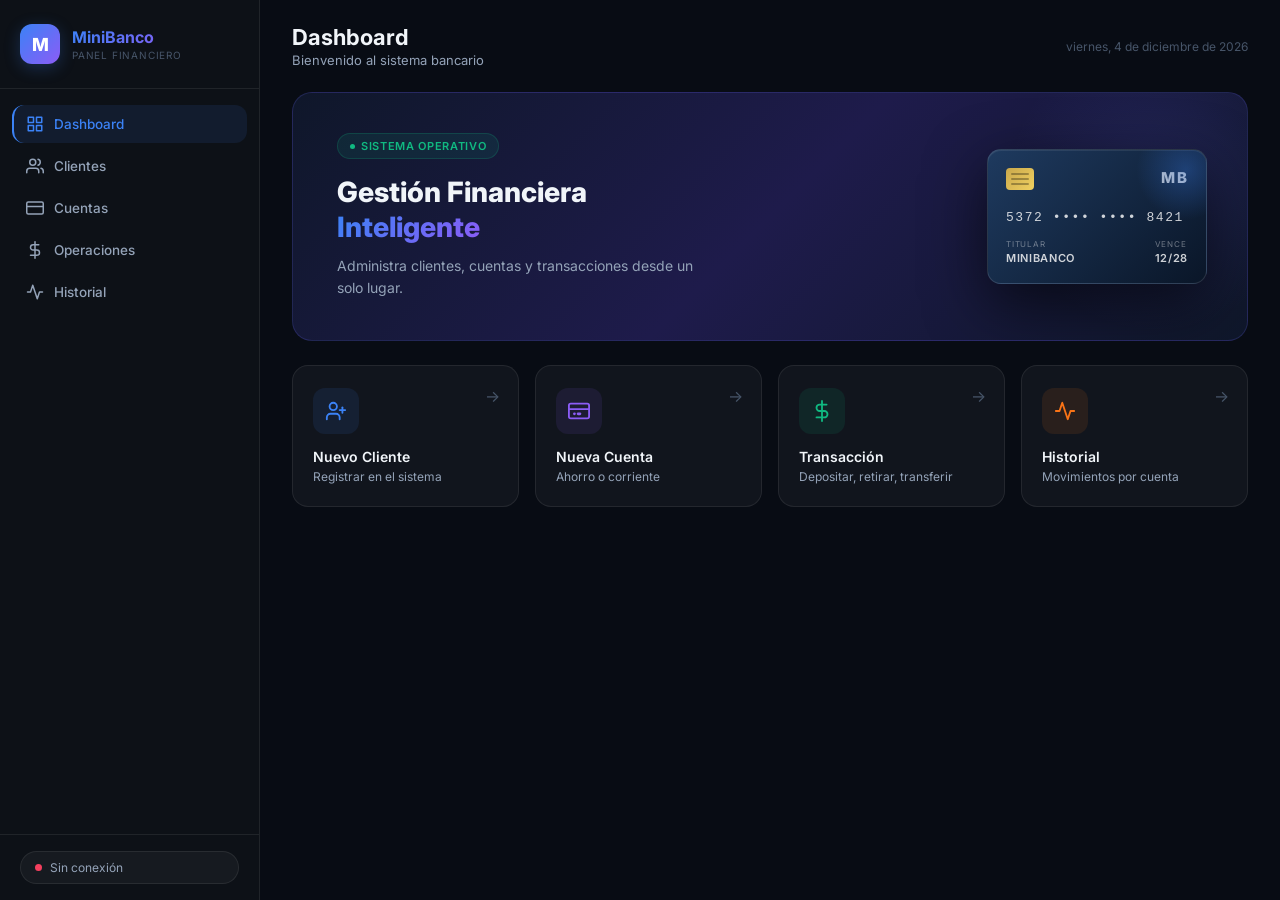
<file: frontend/index.html>
<!DOCTYPE html>
<html lang="es">
<head>
  <meta charset="UTF-8" />
  <meta name="viewport" content="width=device-width, initial-scale=1.0" />
  <title>MiniBanco — Panel Financiero</title>
  <link rel="preconnect" href="https://fonts.googleapis.com" />
  <link href="https://fonts.googleapis.com/css2?family=Inter:wght@400;500;600;700;800&display=swap" rel="stylesheet" />
  <link rel="stylesheet" href="styles.css" />
</head>
<body>

<div class="app-layout">

  <!-- ═══════════ SIDEBAR ═══════════ -->
  <aside class="sidebar">
    <div class="sidebar-brand">
      <div class="brand-icon-wrap"><span class="brand-icon">M</span></div>
      <div>
        <div class="brand-name">MiniBanco</div>
        <div class="brand-tagline">Panel Financiero</div>
      </div>
    </div>

    <nav class="sidebar-nav">
      <a class="nav-item active" data-section="dashboard" onclick="showSection('dashboard')">
        <svg width="18" height="18" viewBox="0 0 24 24" fill="none" stroke="currentColor" stroke-width="2" stroke-linecap="round" stroke-linejoin="round"><rect x="3" y="3" width="7" height="7"/><rect x="14" y="3" width="7" height="7"/><rect x="14" y="14" width="7" height="7"/><rect x="3" y="14" width="7" height="7"/></svg>
        <span>Dashboard</span>
      </a>
      <a class="nav-item" data-section="clientes" onclick="showSection('clientes')">
        <svg width="18" height="18" viewBox="0 0 24 24" fill="none" stroke="currentColor" stroke-width="2" stroke-linecap="round" stroke-linejoin="round"><path d="M17 21v-2a4 4 0 0 0-4-4H5a4 4 0 0 0-4 4v2"/><circle cx="9" cy="7" r="4"/><path d="M23 21v-2a4 4 0 0 0-3-3.87"/><path d="M16 3.13a4 4 0 0 1 0 7.75"/></svg>
        <span>Clientes</span>
      </a>
      <a class="nav-item" data-section="cuentas" onclick="showSection('cuentas')">
        <svg width="18" height="18" viewBox="0 0 24 24" fill="none" stroke="currentColor" stroke-width="2" stroke-linecap="round" stroke-linejoin="round"><rect x="1" y="4" width="22" height="16" rx="2"/><line x1="1" y1="10" x2="23" y2="10"/></svg>
        <span>Cuentas</span>
      </a>
      <a class="nav-item" data-section="operaciones" onclick="showSection('operaciones')">
        <svg width="18" height="18" viewBox="0 0 24 24" fill="none" stroke="currentColor" stroke-width="2" stroke-linecap="round" stroke-linejoin="round"><line x1="12" y1="1" x2="12" y2="23"/><path d="M17 5H9.5a3.5 3.5 0 0 0 0 7h5a3.5 3.5 0 0 1 0 7H6"/></svg>
        <span>Operaciones</span>
      </a>
      <a class="nav-item" data-section="historial" onclick="showSection('historial')">
        <svg width="18" height="18" viewBox="0 0 24 24" fill="none" stroke="currentColor" stroke-width="2" stroke-linecap="round" stroke-linejoin="round"><polyline points="22 12 18 12 15 21 9 3 6 12 2 12"/></svg>
        <span>Historial</span>
      </a>
    </nav>

    <div class="sidebar-footer">
      <div class="api-status-pill" id="api-status-pill">
        <span class="status-dot" id="status-dot"></span>
        <span id="status-text">Conectando...</span>
      </div>
    </div>
  </aside>

  <!-- ═══════════ MAIN ═══════════ -->
  <main class="main-content">
    <header class="topbar">
      <div>
        <h1 class="page-title" id="page-title">Dashboard</h1>
        <p class="page-sub" id="page-sub">Bienvenido al sistema bancario</p>
      </div>
      <div class="topbar-date" id="topbar-date"></div>
    </header>

    <div class="content-area">

      <!-- ── DASHBOARD ── -->
      <section id="section-dashboard" class="section active">
        <div class="hero-banner">
          <div class="hero-text">
            <div class="hero-badge">
              <span class="badge-dot"></span>Sistema operativo
            </div>
            <h2 class="hero-title">Gestión Financiera<br><span class="gradient-text">Inteligente</span></h2>
            <p class="hero-desc">Administra clientes, cuentas y transacciones desde un solo lugar.</p>
          </div>
          <div class="hero-card-wrap">
            <div class="hero-bank-card">
              <div class="card-top-row">
                <div class="card-chip">
                  <div class="chip-line"></div><div class="chip-line"></div><div class="chip-line"></div>
                </div>
                <div class="card-brand">MB</div>
              </div>
              <div class="card-number">5372 •••• •••• 8421</div>
              <div class="card-bottom-row">
                <div><div class="card-label">TITULAR</div><div class="card-value">MINIBANCO</div></div>
                <div><div class="card-label">VENCE</div><div class="card-value">12/28</div></div>
              </div>
            </div>
          </div>
        </div>

        <div class="quick-grid">
          <div class="quick-card" onclick="showSection('clientes')">
            <div class="quick-icon qc-blue">
              <svg width="22" height="22" viewBox="0 0 24 24" fill="none" stroke="currentColor" stroke-width="2" stroke-linecap="round" stroke-linejoin="round"><path d="M16 21v-2a4 4 0 0 0-4-4H6a4 4 0 0 0-4 4v2"/><circle cx="9" cy="7" r="4"/><line x1="19" y1="8" x2="19" y2="14"/><line x1="22" y1="11" x2="16" y2="11"/></svg>
            </div>
            <div class="quick-label">Nuevo Cliente</div>
            <div class="quick-desc">Registrar en el sistema</div>
            <div class="quick-arrow">→</div>
          </div>
          <div class="quick-card" onclick="showSection('cuentas')">
            <div class="quick-icon qc-purple">
              <svg width="22" height="22" viewBox="0 0 24 24" fill="none" stroke="currentColor" stroke-width="2" stroke-linecap="round" stroke-linejoin="round"><rect x="1" y="4" width="22" height="16" rx="2"/><line x1="1" y1="10" x2="23" y2="10"/><line x1="7" y1="15" x2="7" y2="15" stroke-width="3"/><line x1="11" y1="15" x2="13" y2="15" stroke-width="3"/></svg>
            </div>
            <div class="quick-label">Nueva Cuenta</div>
            <div class="quick-desc">Ahorro o corriente</div>
            <div class="quick-arrow">→</div>
          </div>
          <div class="quick-card" onclick="showSection('operaciones')">
            <div class="quick-icon qc-green">
              <svg width="22" height="22" viewBox="0 0 24 24" fill="none" stroke="currentColor" stroke-width="2" stroke-linecap="round" stroke-linejoin="round"><line x1="12" y1="1" x2="12" y2="23"/><path d="M17 5H9.5a3.5 3.5 0 0 0 0 7h5a3.5 3.5 0 0 1 0 7H6"/></svg>
            </div>
            <div class="quick-label">Transacción</div>
            <div class="quick-desc">Depositar, retirar, transferir</div>
            <div class="quick-arrow">→</div>
          </div>
          <div class="quick-card" onclick="showSection('historial')">
            <div class="quick-icon qc-orange">
              <svg width="22" height="22" viewBox="0 0 24 24" fill="none" stroke="currentColor" stroke-width="2" stroke-linecap="round" stroke-linejoin="round"><polyline points="22 12 18 12 15 21 9 3 6 12 2 12"/></svg>
            </div>
            <div class="quick-label">Historial</div>
            <div class="quick-desc">Movimientos por cuenta</div>
            <div class="quick-arrow">→</div>
          </div>
        </div>
      </section>

      <!-- ── CLIENTES ── -->
      <section id="section-clientes" class="section">
        <div class="two-col">

          <div class="card">
            <div class="card-header">
              <h3 class="card-title">Registrar Cliente</h3>
              <p class="card-subtitle">Completa los datos del nuevo cliente</p>
            </div>
            <form id="form-cliente" autocomplete="off">
              <div class="form-row">
                <div class="form-group">
                  <label class="form-label">Tipo de Identificación</label>
                  <select class="form-input" id="c-tipoId" required>
                    <option value="">Seleccionar...</option>
                    <option value="CC">Cédula de Ciudadanía</option>
                    <option value="CE">Cédula de Extranjería</option>
                    <option value="NIT">NIT</option>
                    <option value="PP">Pasaporte</option>
                  </select>
                </div>
                <div class="form-group">
                  <label class="form-label">Número de Identificación</label>
                  <input type="text" class="form-input" id="c-numId" placeholder="Ej: 1099887766" required />
                </div>
              </div>
              <div class="form-row">
                <div class="form-group">
                  <label class="form-label">Nombres</label>
                  <input type="text" class="form-input" id="c-nombres" placeholder="Nombre(s)" required minlength="2" />
                </div>
                <div class="form-group">
                  <label class="form-label">Apellidos</label>
                  <input type="text" class="form-input" id="c-apellidos" placeholder="Apellido(s)" required minlength="2" />
                </div>
              </div>
              <div class="form-group">
                <label class="form-label">Correo Electrónico</label>
                <input type="email" class="form-input" id="c-email" placeholder="correo@ejemplo.com" required />
              </div>
              <div class="form-group">
                <label class="form-label">Fecha de Nacimiento</label>
                <input type="date" class="form-input" id="c-fechaNac" required />
              </div>
              <button type="submit" class="btn btn-primary btn-full" id="btn-crear-cliente">
                <span>Registrar Cliente</span>
                <div class="btn-spinner hidden"></div>
              </button>
            </form>
          </div>

          <div class="card">
            <div class="card-header">
              <h3 class="card-title">Consultar Cliente</h3>
              <p class="card-subtitle">Busca por ID para ver y gestionar</p>
            </div>
            <div class="search-bar">
              <input type="number" class="form-input" id="c-buscar-id" placeholder="ID del cliente (ej: 1)" />
              <button class="btn btn-secondary" onclick="buscarCliente()">Buscar</button>
            </div>
            <div id="result-cliente" class="result-area"></div>
          </div>

        </div>
      </section>

      <!-- ── CUENTAS ── -->
      <section id="section-cuentas" class="section">
        <div class="two-col">

          <div class="card">
            <div class="card-header">
              <h3 class="card-title">Crear Cuenta</h3>
              <p class="card-subtitle">Asocia una cuenta a un cliente existente</p>
            </div>
            <form id="form-cuenta" autocomplete="off">
              <div class="form-group">
                <label class="form-label">ID del Cliente</label>
                <input type="number" class="form-input" id="cu-clienteId" placeholder="Ej: 1" required />
              </div>
              <div class="form-group">
                <label class="form-label">Tipo de Cuenta</label>
                <div class="toggle-group">
                  <label class="toggle-option">
                    <input type="radio" name="tipoCuenta" value="AHORRO" checked />
                    <span class="toggle-label">
                      <span class="toggle-icon">💰</span> Ahorros
                    </span>
                  </label>
                  <label class="toggle-option">
                    <input type="radio" name="tipoCuenta" value="CORRIENTE" />
                    <span class="toggle-label">
                      <span class="toggle-icon">🏦</span> Corriente
                    </span>
                  </label>
                </div>
              </div>
              <div class="form-group">
                <label class="checkbox-row">
                  <input type="checkbox" id="cu-gmf" />
                  <span class="checkbox-custom"></span>
                  <span class="checkbox-text">Exenta de GMF (4x1000)</span>
                </label>
              </div>
              <button type="submit" class="btn btn-primary btn-full" id="btn-crear-cuenta">
                <span>Crear Cuenta</span>
                <div class="btn-spinner hidden"></div>
              </button>
            </form>
          </div>

          <div class="card">
            <div class="card-header">
              <h3 class="card-title">Cuentas del Cliente</h3>
              <p class="card-subtitle">Consulta, activa, inactiva o cancela</p>
            </div>
            <div class="search-bar">
              <input type="number" class="form-input" id="cu-buscar-id" placeholder="ID del cliente" />
              <button class="btn btn-secondary" onclick="listarCuentas()">Ver Cuentas</button>
            </div>
            <div id="result-cuentas" class="result-area"></div>
          </div>

        </div>
      </section>

      <!-- ── OPERACIONES ── -->
      <section id="section-operaciones" class="section">
        <div class="ops-tabs">
          <button class="ops-tab active" id="tab-deposito" onclick="showOpTab('deposito')">
            <svg width="16" height="16" viewBox="0 0 24 24" fill="none" stroke="currentColor" stroke-width="2" stroke-linecap="round" stroke-linejoin="round"><path d="M12 19V5M5 12l7-7 7 7"/></svg>
            Depósito
          </button>
          <button class="ops-tab" id="tab-retiro" onclick="showOpTab('retiro')">
            <svg width="16" height="16" viewBox="0 0 24 24" fill="none" stroke="currentColor" stroke-width="2" stroke-linecap="round" stroke-linejoin="round"><path d="M12 5v14M19 12l-7 7-7-7"/></svg>
            Retiro
          </button>
          <button class="ops-tab" id="tab-transferencia" onclick="showOpTab('transferencia')">
            <svg width="16" height="16" viewBox="0 0 24 24" fill="none" stroke="currentColor" stroke-width="2" stroke-linecap="round" stroke-linejoin="round"><path d="M7 16V4m0 0L3 8m4-4 4 4M17 8v12m0 0 4-4m-4 4-4-4"/></svg>
            Transferencia
          </button>
        </div>

        <div class="ops-content">
          <div id="op-deposito" class="op-panel active">
            <div class="card ops-card">
              <div class="ops-icon-wrap ops-green">
                <svg width="28" height="28" viewBox="0 0 24 24" fill="none" stroke="currentColor" stroke-width="2" stroke-linecap="round" stroke-linejoin="round"><path d="M12 19V5M5 12l7-7 7 7"/></svg>
              </div>
              <h3 class="ops-title">Consignación</h3>
              <p class="ops-desc">Ingresa fondos a una cuenta activa</p>
              <form id="form-deposito">
                <div class="form-group">
                  <label class="form-label">Número de Cuenta</label>
                  <input type="text" class="form-input" id="d-cuenta" placeholder="Ej: 5312345678" required />
                </div>
                <div class="form-group">
                  <label class="form-label">Monto a Depositar</label>
                  <div class="input-prefix-wrap">
                    <span class="input-prefix">$</span>
                    <input type="number" class="form-input input-with-prefix" id="d-monto" placeholder="0.00" min="0.01" step="0.01" required />
                  </div>
                </div>
                <button type="submit" class="btn btn-success btn-full" id="btn-deposito">
                  <span>Confirmar Depósito</span>
                  <div class="btn-spinner hidden"></div>
                </button>
              </form>
              <div id="result-deposito" class="result-area"></div>
            </div>
          </div>

          <div id="op-retiro" class="op-panel">
            <div class="card ops-card">
              <div class="ops-icon-wrap ops-red">
                <svg width="28" height="28" viewBox="0 0 24 24" fill="none" stroke="currentColor" stroke-width="2" stroke-linecap="round" stroke-linejoin="round"><path d="M12 5v14M19 12l-7 7-7-7"/></svg>
              </div>
              <h3 class="ops-title">Retiro</h3>
              <p class="ops-desc">Extrae fondos de una cuenta activa</p>
              <form id="form-retiro">
                <div class="form-group">
                  <label class="form-label">Número de Cuenta</label>
                  <input type="text" class="form-input" id="r-cuenta" placeholder="Ej: 5312345678" required />
                </div>
                <div class="form-group">
                  <label class="form-label">Monto a Retirar</label>
                  <div class="input-prefix-wrap">
                    <span class="input-prefix">$</span>
                    <input type="number" class="form-input input-with-prefix" id="r-monto" placeholder="0.00" min="0.01" step="0.01" required />
                  </div>
                </div>
                <button type="submit" class="btn btn-danger btn-full" id="btn-retiro">
                  <span>Confirmar Retiro</span>
                  <div class="btn-spinner hidden"></div>
                </button>
              </form>
              <div id="result-retiro" class="result-area"></div>
            </div>
          </div>

          <div id="op-transferencia" class="op-panel">
            <div class="card ops-card">
              <div class="ops-icon-wrap ops-blue">
                <svg width="28" height="28" viewBox="0 0 24 24" fill="none" stroke="currentColor" stroke-width="2" stroke-linecap="round" stroke-linejoin="round"><path d="M7 16V4m0 0L3 8m4-4 4 4M17 8v12m0 0 4-4m-4 4-4-4"/></svg>
              </div>
              <h3 class="ops-title">Transferencia</h3>
              <p class="ops-desc">Mueve fondos entre dos cuentas</p>
              <form id="form-transferencia">
                <div class="form-row">
                  <div class="form-group">
                    <label class="form-label">Cuenta Origen</label>
                    <input type="text" class="form-input" id="t-origen" placeholder="Ej: 5312345678" required />
                  </div>
                  <div class="form-group">
                    <label class="form-label">Cuenta Destino</label>
                    <input type="text" class="form-input" id="t-destino" placeholder="Ej: 3387654321" required />
                  </div>
                </div>
                <div class="form-group">
                  <label class="form-label">Monto a Transferir</label>
                  <div class="input-prefix-wrap">
                    <span class="input-prefix">$</span>
                    <input type="number" class="form-input input-with-prefix" id="t-monto" placeholder="0.00" min="0.01" step="0.01" required />
                  </div>
                </div>
                <button type="submit" class="btn btn-primary btn-full" id="btn-transferencia">
                  <span>Confirmar Transferencia</span>
                  <div class="btn-spinner hidden"></div>
                </button>
              </form>
              <div id="result-transferencia" class="result-area"></div>
            </div>
          </div>
        </div>
      </section>

      <!-- ── HISTORIAL ── -->
      <section id="section-historial" class="section">
        <div class="card">
          <div class="card-header">
            <h3 class="card-title">Historial de Transacciones</h3>
            <p class="card-subtitle">Consulta todos los movimientos de una cuenta</p>
          </div>
          <div class="search-bar">
            <input type="text" class="form-input" id="h-cuenta" placeholder="Número de cuenta (ej: 5312345678)" />
            <button class="btn btn-primary" onclick="buscarHistorial()">Consultar</button>
          </div>
          <div id="result-historial" class="result-area"></div>
        </div>
      </section>

    </div>
  </main>
</div>

<!-- ═══════════ TOASTS ═══════════ -->
<div class="toast-container" id="toast-container"></div>

<script src="app.js"></script>
</body>
</html>
</file>
<file: frontend/styles.css>
/* ══════════════════════════════════════════════
   ROOT & VARIABLES
══════════════════════════════════════════════ */
:root {
  --bg:           #080C14;
  --bg-sidebar:   #0D1117;
  --bg-surface:   #111827;
  --bg-card:      rgba(255,255,255,0.04);
  --bg-card-h:    rgba(255,255,255,0.07);
  --border:       rgba(255,255,255,0.08);
  --border-focus: rgba(59,130,246,0.5);

  --primary:      #3B82F6;
  --primary-h:    #2563EB;
  --primary-glow: rgba(59,130,246,0.25);
  --primary-bg:   rgba(59,130,246,0.1);

  --purple:       #8B5CF6;
  --purple-bg:    rgba(139,92,246,0.1);

  --success:      #10B981;
  --success-bg:   rgba(16,185,129,0.1);
  --success-glow: rgba(16,185,129,0.25);

  --danger:       #F43F5E;
  --danger-bg:    rgba(244,63,94,0.1);
  --danger-glow:  rgba(244,63,94,0.25);

  --warning:      #FBBF24;
  --warning-bg:   rgba(251,191,36,0.1);

  --orange:       #F97316;
  --orange-bg:    rgba(249,115,22,0.1);

  --text-1:  #F1F5F9;
  --text-2:  #94A3B8;
  --text-3:  #475569;

  --font: 'Inter', -apple-system, sans-serif;

  --r-sm:   8px;
  --r-md:   12px;
  --r-lg:   16px;
  --r-xl:   20px;
  --r-full: 9999px;

  --shadow-card: 0 4px 24px rgba(0,0,0,0.5);
  --shadow-lg:   0 16px 48px rgba(0,0,0,0.6);

  --ease: cubic-bezier(0.4,0,0.2,1);
  --dur:  0.2s;

  --sidebar-w: 260px;
}

/* ══════════════════════════════════════════════
   RESET & BASE
══════════════════════════════════════════════ */
*, *::before, *::after { box-sizing: border-box; margin: 0; padding: 0; }

html { font-size: 14px; }

body {
  font-family: var(--font);
  background: var(--bg);
  color: var(--text-1);
  min-height: 100vh;
  -webkit-font-smoothing: antialiased;
}

a { text-decoration: none; cursor: pointer; }

/* ══════════════════════════════════════════════
   LAYOUT
══════════════════════════════════════════════ */
.app-layout {
  display: flex;
  min-height: 100vh;
}

/* ══════════════════════════════════════════════
   SIDEBAR
══════════════════════════════════════════════ */
.sidebar {
  width: var(--sidebar-w);
  background: var(--bg-sidebar);
  border-right: 1px solid var(--border);
  display: flex;
  flex-direction: column;
  position: fixed;
  top: 0; left: 0;
  height: 100vh;
  z-index: 100;
  overflow: hidden;
}

.sidebar-brand {
  display: flex;
  align-items: center;
  gap: 12px;
  padding: 24px 20px;
  border-bottom: 1px solid var(--border);
}

.brand-icon-wrap {
  width: 40px; height: 40px;
  background: linear-gradient(135deg, var(--primary), var(--purple));
  border-radius: var(--r-md);
  display: flex; align-items: center; justify-content: center;
  flex-shrink: 0;
  box-shadow: 0 4px 16px var(--primary-glow);
}

.brand-icon {
  font-size: 18px; font-weight: 800; color: #fff;
}

.brand-name {
  font-size: 16px; font-weight: 700;
  background: linear-gradient(135deg, var(--primary), var(--purple));
  -webkit-background-clip: text;
  -webkit-text-fill-color: transparent;
  background-clip: text;
}

.brand-tagline {
  font-size: 10px; color: var(--text-3);
  text-transform: uppercase; letter-spacing: 0.08em; margin-top: 2px;
}

.sidebar-nav {
  flex: 1;
  padding: 16px 12px;
  display: flex;
  flex-direction: column;
  gap: 4px;
  overflow-y: auto;
}

.nav-item {
  display: flex;
  align-items: center;
  gap: 10px;
  padding: 10px 12px;
  border-radius: var(--r-md);
  color: var(--text-2);
  font-size: 13.5px;
  font-weight: 500;
  transition: all var(--dur) var(--ease);
  cursor: pointer;
  border-left: 2px solid transparent;
  user-select: none;
}

.nav-item:hover {
  background: var(--bg-card-h);
  color: var(--text-1);
}

.nav-item.active {
  background: var(--primary-bg);
  color: var(--primary);
  border-left-color: var(--primary);
}

.nav-item svg { flex-shrink: 0; transition: color var(--dur) var(--ease); }

.sidebar-footer {
  padding: 16px 20px;
  border-top: 1px solid var(--border);
}

.api-status-pill {
  display: flex; align-items: center; gap: 8px;
  background: var(--bg-card);
  border: 1px solid var(--border);
  border-radius: var(--r-full);
  padding: 8px 14px;
  font-size: 12px; color: var(--text-2);
}

.status-dot {
  width: 7px; height: 7px;
  border-radius: 50%;
  background: var(--text-3);
  flex-shrink: 0;
  transition: all 0.3s;
}
.status-dot.online { background: var(--success); box-shadow: 0 0 6px var(--success); animation: pulse-dot 2s infinite; }
.status-dot.offline { background: var(--danger); }

@keyframes pulse-dot {
  0%, 100% { opacity: 1; }
  50% { opacity: 0.5; }
}

/* ══════════════════════════════════════════════
   MAIN CONTENT
══════════════════════════════════════════════ */
.main-content {
  margin-left: var(--sidebar-w);
  flex: 1;
  display: flex;
  flex-direction: column;
  min-height: 100vh;
}

.topbar {
  display: flex;
  align-items: center;
  justify-content: space-between;
  padding: 24px 32px 0;
}

.page-title {
  font-size: 22px;
  font-weight: 700;
  color: var(--text-1);
}

.page-sub {
  font-size: 13px;
  color: var(--text-2);
  margin-top: 2px;
}

.topbar-date {
  font-size: 12px;
  color: var(--text-3);
  text-align: right;
}

.content-area {
  padding: 24px 32px 40px;
  flex: 1;
}

/* ══════════════════════════════════════════════
   SECTIONS
══════════════════════════════════════════════ */
.section { display: none; }
.section.active {
  display: block;
  animation: fadeUp 0.3s var(--ease);
}

@keyframes fadeUp {
  from { opacity: 0; transform: translateY(14px); }
  to   { opacity: 1; transform: translateY(0); }
}

/* ══════════════════════════════════════════════
   DASHBOARD
══════════════════════════════════════════════ */
.hero-banner {
  background: linear-gradient(135deg, #0F172A 0%, #1E1B4B 50%, #0F172A 100%);
  border: 1px solid rgba(99,102,241,0.2);
  border-radius: var(--r-xl);
  padding: 40px 40px 40px 44px;
  display: flex;
  align-items: center;
  justify-content: space-between;
  margin-bottom: 24px;
  overflow: hidden;
  position: relative;
}

.hero-banner::before {
  content: '';
  position: absolute;
  top: -60px; right: -60px;
  width: 300px; height: 300px;
  background: radial-gradient(circle, rgba(99,102,241,0.15) 0%, transparent 70%);
  pointer-events: none;
}

.hero-badge {
  display: inline-flex; align-items: center; gap: 6px;
  background: rgba(16,185,129,0.1);
  border: 1px solid rgba(16,185,129,0.2);
  color: var(--success);
  font-size: 11px; font-weight: 600;
  padding: 5px 12px;
  border-radius: var(--r-full);
  margin-bottom: 16px;
  text-transform: uppercase; letter-spacing: 0.06em;
}

.badge-dot {
  width: 5px; height: 5px;
  background: var(--success);
  border-radius: 50%;
  animation: pulse-dot 2s infinite;
}

.hero-title {
  font-size: 28px; font-weight: 800;
  color: var(--text-1);
  line-height: 1.25;
  margin-bottom: 10px;
}

.gradient-text {
  background: linear-gradient(135deg, var(--primary), var(--purple));
  -webkit-background-clip: text;
  -webkit-text-fill-color: transparent;
  background-clip: text;
}

.hero-desc {
  font-size: 14px; color: var(--text-2);
  max-width: 360px; line-height: 1.6;
}

/* Credit card decoration */
.hero-card-wrap {
  flex-shrink: 0;
}

.hero-bank-card {
  width: 220px; height: 135px;
  background: linear-gradient(135deg, #1E3A5F, #0A1628);
  border: 1px solid rgba(255,255,255,0.12);
  border-radius: 14px;
  padding: 18px;
  box-shadow: 0 20px 60px rgba(0,0,0,0.6), inset 0 1px 0 rgba(255,255,255,0.08);
  position: relative;
  overflow: hidden;
}

.hero-bank-card::before {
  content: '';
  position: absolute;
  top: -30px; right: -30px;
  width: 100px; height: 100px;
  background: radial-gradient(circle, rgba(59,130,246,0.3) 0%, transparent 70%);
}

.card-top-row {
  display: flex;
  justify-content: space-between;
  align-items: flex-start;
  margin-bottom: 20px;
}

.card-chip {
  width: 28px; height: 22px;
  background: linear-gradient(135deg, #C9A84C, #F0D060);
  border-radius: 4px;
  display: flex; flex-direction: column;
  justify-content: center;
  gap: 3px;
  padding: 4px 5px;
}

.chip-line {
  height: 2px;
  background: rgba(0,0,0,0.3);
  border-radius: 1px;
}

.card-brand {
  font-size: 15px; font-weight: 800;
  color: rgba(255,255,255,0.7);
  letter-spacing: 0.1em;
}

.card-number {
  font-size: 13px; font-weight: 500;
  color: rgba(255,255,255,0.8);
  letter-spacing: 0.12em;
  margin-bottom: 14px;
  font-family: 'Courier New', monospace;
}

.card-bottom-row {
  display: flex;
  justify-content: space-between;
}

.card-label {
  font-size: 8px; color: rgba(255,255,255,0.4);
  text-transform: uppercase; letter-spacing: 0.1em; margin-bottom: 2px;
}

.card-value {
  font-size: 11px; font-weight: 600;
  color: rgba(255,255,255,0.8);
  letter-spacing: 0.06em;
}

/* Quick actions */
.quick-grid {
  display: grid;
  grid-template-columns: repeat(4, 1fr);
  gap: 16px;
}

.quick-card {
  background: var(--bg-card);
  border: 1px solid var(--border);
  border-radius: var(--r-lg);
  padding: 22px 20px;
  cursor: pointer;
  transition: all var(--dur) var(--ease);
  position: relative;
  overflow: hidden;
}

.quick-card:hover {
  background: var(--bg-card-h);
  border-color: rgba(255,255,255,0.14);
  transform: translateY(-2px);
  box-shadow: var(--shadow-card);
}

.quick-icon {
  width: 46px; height: 46px;
  border-radius: var(--r-md);
  display: flex; align-items: center; justify-content: center;
  margin-bottom: 14px;
}

.qc-blue   { background: var(--primary-bg); color: var(--primary); }
.qc-purple { background: var(--purple-bg); color: var(--purple); }
.qc-green  { background: var(--success-bg); color: var(--success); }
.qc-orange { background: var(--orange-bg); color: var(--orange); }

.quick-label {
  font-size: 14px; font-weight: 600;
  color: var(--text-1); margin-bottom: 4px;
}

.quick-desc {
  font-size: 12px; color: var(--text-2);
}

.quick-arrow {
  position: absolute; top: 20px; right: 18px;
  font-size: 16px; color: var(--text-3);
  transition: all var(--dur) var(--ease);
}

.quick-card:hover .quick-arrow {
  color: var(--text-2);
  transform: translateX(3px);
}

/* ══════════════════════════════════════════════
   CARDS
══════════════════════════════════════════════ */
.card {
  background: var(--bg-card);
  border: 1px solid var(--border);
  border-radius: var(--r-lg);
  padding: 28px;
  backdrop-filter: blur(8px);
}

.card-header {
  margin-bottom: 24px;
}

.card-title {
  font-size: 16px; font-weight: 700;
  color: var(--text-1); margin-bottom: 4px;
}

.card-subtitle {
  font-size: 13px; color: var(--text-2);
}

/* ══════════════════════════════════════════════
   FORMS
══════════════════════════════════════════════ */
.form-group { margin-bottom: 16px; }

.form-row {
  display: grid;
  grid-template-columns: 1fr 1fr;
  gap: 12px;
}

.form-label {
  display: block;
  font-size: 12px; font-weight: 600;
  color: var(--text-2);
  text-transform: uppercase; letter-spacing: 0.06em;
  margin-bottom: 6px;
}

.form-input {
  width: 100%;
  background: rgba(255,255,255,0.05);
  border: 1px solid var(--border);
  border-radius: var(--r-sm);
  color: var(--text-1);
  padding: 11px 14px;
  font-size: 14px;
  font-family: var(--font);
  transition: all var(--dur) var(--ease);
  outline: none;
}

.form-input::placeholder { color: var(--text-3); }

.form-input:focus {
  border-color: var(--primary);
  background: rgba(59,130,246,0.06);
  box-shadow: 0 0 0 3px var(--primary-glow);
}

.form-input:hover:not(:focus) {
  border-color: rgba(255,255,255,0.14);
}

select.form-input option {
  background: #1E293B; color: var(--text-1);
}

/* Input with prefix $ */
.input-prefix-wrap {
  position: relative;
}

.input-prefix {
  position: absolute; left: 14px; top: 50%;
  transform: translateY(-50%);
  color: var(--text-2); font-weight: 600;
  pointer-events: none;
}

.input-with-prefix { padding-left: 28px; }

/* Toggle radio group */
.toggle-group {
  display: grid; grid-template-columns: 1fr 1fr;
  gap: 8px;
}

.toggle-option { position: relative; cursor: pointer; }
.toggle-option input { position: absolute; opacity: 0; width: 0; height: 0; }

.toggle-label {
  display: flex; align-items: center; gap: 8px;
  padding: 12px 16px;
  border: 1px solid var(--border);
  border-radius: var(--r-sm);
  font-size: 13px; font-weight: 500;
  color: var(--text-2);
  transition: all var(--dur) var(--ease);
  cursor: pointer;
}

.toggle-option input:checked + .toggle-label {
  background: var(--primary-bg);
  border-color: var(--primary);
  color: var(--primary);
}

.toggle-icon { font-size: 16px; }

/* Checkbox */
.checkbox-row {
  display: flex; align-items: center; gap: 10px;
  cursor: pointer;
}

.checkbox-row input { display: none; }

.checkbox-custom {
  width: 18px; height: 18px;
  border: 1.5px solid var(--border);
  border-radius: 4px;
  background: rgba(255,255,255,0.04);
  transition: all var(--dur) var(--ease);
  flex-shrink: 0;
  position: relative;
}

.checkbox-row input:checked + .checkbox-custom {
  background: var(--primary);
  border-color: var(--primary);
}

.checkbox-row input:checked + .checkbox-custom::after {
  content: '✓';
  position: absolute; top: 50%; left: 50%;
  transform: translate(-50%, -50%);
  color: white; font-size: 11px; font-weight: 700;
}

.checkbox-text {
  font-size: 13px; font-weight: 500; color: var(--text-2);
}

/* ══════════════════════════════════════════════
   BUTTONS
══════════════════════════════════════════════ */
.btn {
  display: inline-flex; align-items: center; justify-content: center;
  gap: 8px;
  padding: 11px 22px;
  border-radius: var(--r-sm);
  font-size: 13.5px; font-weight: 600;
  font-family: var(--font);
  cursor: pointer;
  border: none;
  transition: all var(--dur) var(--ease);
  position: relative;
  white-space: nowrap;
}

.btn:disabled {
  opacity: 0.6; cursor: not-allowed; transform: none !important;
}

.btn-primary {
  background: linear-gradient(135deg, var(--primary), var(--primary-h));
  color: #fff;
}
.btn-primary:hover:not(:disabled) {
  transform: translateY(-1px);
  box-shadow: 0 8px 24px var(--primary-glow);
}

.btn-secondary {
  background: rgba(255,255,255,0.06);
  border: 1px solid var(--border);
  color: var(--text-1);
}
.btn-secondary:hover:not(:disabled) {
  background: rgba(255,255,255,0.1);
}

.btn-success {
  background: linear-gradient(135deg, #059669, var(--success));
  color: #fff;
}
.btn-success:hover:not(:disabled) {
  transform: translateY(-1px);
  box-shadow: 0 8px 24px var(--success-glow);
}

.btn-danger {
  background: linear-gradient(135deg, #DC2626, var(--danger));
  color: #fff;
}
.btn-danger:hover:not(:disabled) {
  transform: translateY(-1px);
  box-shadow: 0 8px 24px var(--danger-glow);
}

.btn-sm {
  padding: 7px 14px; font-size: 12px;
}

.btn-full { width: 100%; margin-top: 8px; }

.btn-spinner {
  width: 14px; height: 14px;
  border: 2px solid rgba(255,255,255,0.3);
  border-top-color: #fff;
  border-radius: 50%;
  animation: spin 0.7s linear infinite;
}

.hidden { display: none !important; }

@keyframes spin {
  to { transform: rotate(360deg); }
}

/* ══════════════════════════════════════════════
   SEARCH BAR
══════════════════════════════════════════════ */
.search-bar {
  display: flex; gap: 10px;
  margin-bottom: 20px;
}

.search-bar .form-input { flex: 1; }

/* ══════════════════════════════════════════════
   TWO COLUMN
══════════════════════════════════════════════ */
.two-col {
  display: grid;
  grid-template-columns: 1fr 1fr;
  gap: 24px;
  align-items: start;
}

/* ══════════════════════════════════════════════
   RESULT AREA
══════════════════════════════════════════════ */
.result-area {
  margin-top: 8px;
}

/* Client result card */
.result-cliente-card {
  background: rgba(59,130,246,0.06);
  border: 1px solid rgba(59,130,246,0.2);
  border-radius: var(--r-md);
  padding: 18px;
  animation: fadeUp 0.25s var(--ease);
}

.result-header {
  display: flex; align-items: center; justify-content: space-between;
  margin-bottom: 14px;
}

.result-name {
  font-size: 16px; font-weight: 700; color: var(--text-1);
}

.result-id {
  font-size: 11px; color: var(--text-3);
  font-family: monospace;
}

.result-grid {
  display: grid;
  grid-template-columns: 1fr 1fr;
  gap: 8px;
  margin-bottom: 16px;
}

.result-field label {
  font-size: 10px; color: var(--text-3);
  text-transform: uppercase; letter-spacing: 0.08em; display: block; margin-bottom: 2px;
}

.result-field span {
  font-size: 13px; color: var(--text-1); font-weight: 500;
}

.result-actions { display: flex; gap: 8px; flex-wrap: wrap; }

/* Account cards */
.cuenta-card {
  background: var(--bg-card);
  border: 1px solid var(--border);
  border-radius: var(--r-md);
  padding: 16px;
  margin-bottom: 10px;
  animation: fadeUp 0.25s var(--ease);
}

.cuenta-card-top {
  display: flex; align-items: center; justify-content: space-between;
  margin-bottom: 12px;
}

.cuenta-tipo {
  font-size: 11px; font-weight: 700;
  text-transform: uppercase; letter-spacing: 0.08em;
  color: var(--text-2);
}

.cuenta-numero {
  font-size: 13px; font-weight: 600;
  color: var(--text-1);
  font-family: 'Courier New', monospace;
  letter-spacing: 0.08em;
  margin-bottom: 4px;
}

.cuenta-saldo {
  font-size: 20px; font-weight: 800;
  color: var(--success);
  margin-bottom: 12px;
}

/* Transaction result */
.tx-result-card {
  background: rgba(16,185,129,0.07);
  border: 1px solid rgba(16,185,129,0.2);
  border-radius: var(--r-md);
  padding: 16px;
  animation: fadeUp 0.25s var(--ease);
}

.tx-result-title {
  font-size: 13px; font-weight: 700; color: var(--success);
  margin-bottom: 10px; display: flex; align-items: center; gap: 6px;
}

.tx-result-grid {
  display: grid; grid-template-columns: 1fr 1fr;
  gap: 8px;
}

.tx-result-grid label {
  font-size: 10px; color: var(--text-3);
  text-transform: uppercase; letter-spacing: 0.08em; display: block; margin-bottom: 2px;
}

.tx-result-grid span {
  font-size: 13px; color: var(--text-1); font-weight: 500;
}

/* ══════════════════════════════════════════════
   BADGES
══════════════════════════════════════════════ */
.badge {
  display: inline-flex; align-items: center; gap: 4px;
  padding: 3px 10px;
  border-radius: var(--r-full);
  font-size: 11px; font-weight: 600;
  text-transform: uppercase; letter-spacing: 0.06em;
}

.badge-activa    { background: var(--success-bg); color: var(--success); }
.badge-inactiva  { background: var(--warning-bg); color: var(--warning); }
.badge-cancelada { background: rgba(255,255,255,0.05); color: var(--text-3); }
.badge-deposito  { background: var(--success-bg); color: var(--success); }
.badge-retiro    { background: var(--danger-bg); color: var(--danger); }
.badge-transferencia { background: var(--primary-bg); color: var(--primary); }

/* ══════════════════════════════════════════════
   OPERATIONS
══════════════════════════════════════════════ */
.ops-tabs {
  display: flex; gap: 4px;
  background: var(--bg-card);
  border: 1px solid var(--border);
  border-radius: var(--r-md);
  padding: 6px;
  margin-bottom: 24px;
  width: fit-content;
}

.ops-tab {
  display: flex; align-items: center; gap: 6px;
  padding: 9px 20px;
  border-radius: var(--r-sm);
  border: none;
  background: transparent;
  color: var(--text-2);
  font-size: 13.5px; font-weight: 600;
  font-family: var(--font);
  cursor: pointer;
  transition: all var(--dur) var(--ease);
}

.ops-tab:hover { background: var(--bg-card-h); color: var(--text-1); }

.ops-tab.active {
  background: var(--bg-surface);
  color: var(--text-1);
  box-shadow: 0 2px 8px rgba(0,0,0,0.3);
}

.op-panel { display: none; }
.op-panel.active { display: block; animation: fadeUp 0.25s var(--ease); }

.ops-card {
  max-width: 520px;
}

.ops-icon-wrap {
  width: 56px; height: 56px;
  border-radius: var(--r-lg);
  display: flex; align-items: center; justify-content: center;
  margin-bottom: 16px;
}

.ops-green { background: var(--success-bg); color: var(--success); }
.ops-red   { background: var(--danger-bg); color: var(--danger); }
.ops-blue  { background: var(--primary-bg); color: var(--primary); }

.ops-title {
  font-size: 18px; font-weight: 700; color: var(--text-1); margin-bottom: 4px;
}

.ops-desc {
  font-size: 13px; color: var(--text-2); margin-bottom: 24px;
}

/* ══════════════════════════════════════════════
   HISTORIAL TABLE
══════════════════════════════════════════════ */
.history-table {
  width: 100%;
  border-collapse: collapse;
  margin-top: 8px;
}

.history-table th {
  text-align: left;
  font-size: 11px; font-weight: 700;
  color: var(--text-3);
  text-transform: uppercase; letter-spacing: 0.08em;
  padding: 10px 14px;
  border-bottom: 1px solid var(--border);
}

.history-table td {
  padding: 12px 14px;
  font-size: 13px; color: var(--text-1);
  border-bottom: 1px solid rgba(255,255,255,0.04);
}

.history-table tr:hover td {
  background: rgba(255,255,255,0.02);
}

.history-table .monto-positive { color: var(--success); font-weight: 700; }
.history-table .monto-negative { color: var(--danger); font-weight: 700; }
.history-table .monto-neutral  { color: var(--primary); font-weight: 700; }

.empty-state {
  text-align: center;
  padding: 48px 20px;
  color: var(--text-3);
}

.empty-state .empty-icon {
  font-size: 40px; margin-bottom: 12px;
}

.empty-state p {
  font-size: 14px;
}

/* ══════════════════════════════════════════════
   TOAST
══════════════════════════════════════════════ */
.toast-container {
  position: fixed; top: 20px; right: 20px;
  display: flex; flex-direction: column; gap: 10px;
  z-index: 9999;
}

.toast {
  display: flex; align-items: flex-start; gap: 10px;
  min-width: 300px; max-width: 400px;
  background: #1E293B;
  border: 1px solid var(--border);
  border-radius: var(--r-md);
  padding: 14px 16px;
  box-shadow: var(--shadow-lg);
  transform: translateX(120%);
  transition: transform 0.3s var(--ease);
  font-size: 13.5px;
}

.toast.show { transform: translateX(0); }
.toast.hide { transform: translateX(120%); }

.toast-success { border-left: 3px solid var(--success); }
.toast-error   { border-left: 3px solid var(--danger); }
.toast-info    { border-left: 3px solid var(--primary); }

.toast-icon-wrap {
  width: 22px; height: 22px;
  border-radius: 50%;
  display: flex; align-items: center; justify-content: center;
  font-size: 12px; font-weight: 700;
  flex-shrink: 0; margin-top: 1px;
}

.toast-success .toast-icon-wrap { background: var(--success-bg); color: var(--success); }
.toast-error   .toast-icon-wrap { background: var(--danger-bg); color: var(--danger); }
.toast-info    .toast-icon-wrap { background: var(--primary-bg); color: var(--primary); }

.toast-body { flex: 1; }
.toast-title { font-weight: 700; color: var(--text-1); margin-bottom: 2px; }
.toast-msg   { color: var(--text-2); font-size: 12.5px; line-height: 1.4; }

/* ══════════════════════════════════════════════
   SCROLLBAR
══════════════════════════════════════════════ */
::-webkit-scrollbar { width: 6px; }
::-webkit-scrollbar-track { background: transparent; }
::-webkit-scrollbar-thumb { background: rgba(255,255,255,0.08); border-radius: 99px; }
::-webkit-scrollbar-thumb:hover { background: rgba(255,255,255,0.16); }

/* ══════════════════════════════════════════════
   RESPONSIVE
══════════════════════════════════════════════ */
@media (max-width: 1100px) {
  .quick-grid { grid-template-columns: repeat(2, 1fr); }
}

@media (max-width: 900px) {
  .sidebar { width: 72px; }
  .main-content { margin-left: 72px; }
  .sidebar-brand { padding: 20px 16px; justify-content: center; }
  .brand-icon-wrap { margin: 0; }
  .brand-name, .brand-tagline, .brand-icon-wrap + div { display: none; }
  .nav-item span { display: none; }
  .nav-item { justify-content: center; padding: 12px; }
  .sidebar-footer { padding: 12px; }
  .api-status-pill span { display: none; }
  .two-col { grid-template-columns: 1fr; }
  .form-row { grid-template-columns: 1fr; }
  .content-area { padding: 16px; }
  .hero-card-wrap { display: none; }
}
</file>
<file: src/main/resources/static/styles.css>
/* ══════════════════════════════════════════════
   ROOT & VARIABLES
══════════════════════════════════════════════ */
:root {
  --bg:           #080C14;
  --bg-sidebar:   #0D1117;
  --bg-surface:   #111827;
  --bg-card:      rgba(255,255,255,0.04);
  --bg-card-h:    rgba(255,255,255,0.07);
  --border:       rgba(255,255,255,0.08);
  --border-focus: rgba(59,130,246,0.5);

  --primary:      #3B82F6;
  --primary-h:    #2563EB;
  --primary-glow: rgba(59,130,246,0.25);
  --primary-bg:   rgba(59,130,246,0.1);

  --purple:       #8B5CF6;
  --purple-bg:    rgba(139,92,246,0.1);

  --success:      #10B981;
  --success-bg:   rgba(16,185,129,0.1);
  --success-glow: rgba(16,185,129,0.25);

  --danger:       #F43F5E;
  --danger-bg:    rgba(244,63,94,0.1);
  --danger-glow:  rgba(244,63,94,0.25);

  --warning:      #FBBF24;
  --warning-bg:   rgba(251,191,36,0.1);

  --orange:       #F97316;
  --orange-bg:    rgba(249,115,22,0.1);

  --text-1:  #F1F5F9;
  --text-2:  #94A3B8;
  --text-3:  #475569;

  --font: 'Inter', -apple-system, sans-serif;

  --r-sm:   8px;
  --r-md:   12px;
  --r-lg:   16px;
  --r-xl:   20px;
  --r-full: 9999px;

  --shadow-card: 0 4px 24px rgba(0,0,0,0.5);
  --shadow-lg:   0 16px 48px rgba(0,0,0,0.6);

  --ease: cubic-bezier(0.4,0,0.2,1);
  --dur:  0.2s;

  --sidebar-w: 260px;
}

/* ══════════════════════════════════════════════
   RESET & BASE
══════════════════════════════════════════════ */
*, *::before, *::after { box-sizing: border-box; margin: 0; padding: 0; }

html { font-size: 14px; }

body {
  font-family: var(--font);
  background: var(--bg);
  color: var(--text-1);
  min-height: 100vh;
  -webkit-font-smoothing: antialiased;
}

a { text-decoration: none; cursor: pointer; }

/* ══════════════════════════════════════════════
   LAYOUT
══════════════════════════════════════════════ */
.app-layout {
  display: flex;
  min-height: 100vh;
}

/* ══════════════════════════════════════════════
   SIDEBAR
══════════════════════════════════════════════ */
.sidebar {
  width: var(--sidebar-w);
  background: var(--bg-sidebar);
  border-right: 1px solid var(--border);
  display: flex;
  flex-direction: column;
  position: fixed;
  top: 0; left: 0;
  height: 100vh;
  z-index: 100;
  overflow: hidden;
}

.sidebar-brand {
  display: flex;
  align-items: center;
  gap: 12px;
  padding: 24px 20px;
  border-bottom: 1px solid var(--border);
}

.brand-icon-wrap {
  width: 40px; height: 40px;
  background: linear-gradient(135deg, var(--primary), var(--purple));
  border-radius: var(--r-md);
  display: flex; align-items: center; justify-content: center;
  flex-shrink: 0;
  box-shadow: 0 4px 16px var(--primary-glow);
}

.brand-icon {
  font-size: 18px; font-weight: 800; color: #fff;
}

.brand-name {
  font-size: 16px; font-weight: 700;
  background: linear-gradient(135deg, var(--primary), var(--purple));
  -webkit-background-clip: text;
  -webkit-text-fill-color: transparent;
  background-clip: text;
}

.brand-tagline {
  font-size: 10px; color: var(--text-3);
  text-transform: uppercase; letter-spacing: 0.08em; margin-top: 2px;
}

.sidebar-nav {
  flex: 1;
  padding: 16px 12px;
  display: flex;
  flex-direction: column;
  gap: 4px;
  overflow-y: auto;
}

.nav-item {
  display: flex;
  align-items: center;
  gap: 10px;
  padding: 10px 12px;
  border-radius: var(--r-md);
  color: var(--text-2);
  font-size: 13.5px;
  font-weight: 500;
  transition: all var(--dur) var(--ease);
  cursor: pointer;
  border-left: 2px solid transparent;
  user-select: none;
}

.nav-item:hover {
  background: var(--bg-card-h);
  color: var(--text-1);
}

.nav-item.active {
  background: var(--primary-bg);
  color: var(--primary);
  border-left-color: var(--primary);
}

.nav-item svg { flex-shrink: 0; transition: color var(--dur) var(--ease); }

.sidebar-footer {
  padding: 16px 20px;
  border-top: 1px solid var(--border);
}

.api-status-pill {
  display: flex; align-items: center; gap: 8px;
  background: var(--bg-card);
  border: 1px solid var(--border);
  border-radius: var(--r-full);
  padding: 8px 14px;
  font-size: 12px; color: var(--text-2);
}

.status-dot {
  width: 7px; height: 7px;
  border-radius: 50%;
  background: var(--text-3);
  flex-shrink: 0;
  transition: all 0.3s;
}
.status-dot.online { background: var(--success); box-shadow: 0 0 6px var(--success); animation: pulse-dot 2s infinite; }
.status-dot.offline { background: var(--danger); }

@keyframes pulse-dot {
  0%, 100% { opacity: 1; }
  50% { opacity: 0.5; }
}

/* ══════════════════════════════════════════════
   MAIN CONTENT
══════════════════════════════════════════════ */
.main-content {
  margin-left: var(--sidebar-w);
  flex: 1;
  display: flex;
  flex-direction: column;
  min-height: 100vh;
}

.topbar {
  display: flex;
  align-items: center;
  justify-content: space-between;
  padding: 24px 32px 0;
}

.page-title {
  font-size: 22px;
  font-weight: 700;
  color: var(--text-1);
}

.page-sub {
  font-size: 13px;
  color: var(--text-2);
  margin-top: 2px;
}

.topbar-date {
  font-size: 12px;
  color: var(--text-3);
  text-align: right;
}

.content-area {
  padding: 24px 32px 40px;
  flex: 1;
}

/* ══════════════════════════════════════════════
   SECTIONS
══════════════════════════════════════════════ */
.section { display: none; }
.section.active {
  display: block;
  animation: fadeUp 0.3s var(--ease);
}

@keyframes fadeUp {
  from { opacity: 0; transform: translateY(14px); }
  to   { opacity: 1; transform: translateY(0); }
}

/* ══════════════════════════════════════════════
   DASHBOARD
══════════════════════════════════════════════ */
.hero-banner {
  background: linear-gradient(135deg, #0F172A 0%, #1E1B4B 50%, #0F172A 100%);
  border: 1px solid rgba(99,102,241,0.2);
  border-radius: var(--r-xl);
  padding: 40px 40px 40px 44px;
  display: flex;
  align-items: center;
  justify-content: space-between;
  margin-bottom: 24px;
  overflow: hidden;
  position: relative;
}

.hero-banner::before {
  content: '';
  position: absolute;
  top: -60px; right: -60px;
  width: 300px; height: 300px;
  background: radial-gradient(circle, rgba(99,102,241,0.15) 0%, transparent 70%);
  pointer-events: none;
}

.hero-badge {
  display: inline-flex; align-items: center; gap: 6px;
  background: rgba(16,185,129,0.1);
  border: 1px solid rgba(16,185,129,0.2);
  color: var(--success);
  font-size: 11px; font-weight: 600;
  padding: 5px 12px;
  border-radius: var(--r-full);
  margin-bottom: 16px;
  text-transform: uppercase; letter-spacing: 0.06em;
}

.badge-dot {
  width: 5px; height: 5px;
  background: var(--success);
  border-radius: 50%;
  animation: pulse-dot 2s infinite;
}

.hero-title {
  font-size: 28px; font-weight: 800;
  color: var(--text-1);
  line-height: 1.25;
  margin-bottom: 10px;
}

.gradient-text {
  background: linear-gradient(135deg, var(--primary), var(--purple));
  -webkit-background-clip: text;
  -webkit-text-fill-color: transparent;
  background-clip: text;
}

.hero-desc {
  font-size: 14px; color: var(--text-2);
  max-width: 360px; line-height: 1.6;
}

/* Credit card decoration */
.hero-card-wrap {
  flex-shrink: 0;
}

.hero-bank-card {
  width: 220px; height: 135px;
  background: linear-gradient(135deg, #1E3A5F, #0A1628);
  border: 1px solid rgba(255,255,255,0.12);
  border-radius: 14px;
  padding: 18px;
  box-shadow: 0 20px 60px rgba(0,0,0,0.6), inset 0 1px 0 rgba(255,255,255,0.08);
  position: relative;
  overflow: hidden;
}

.hero-bank-card::before {
  content: '';
  position: absolute;
  top: -30px; right: -30px;
  width: 100px; height: 100px;
  background: radial-gradient(circle, rgba(59,130,246,0.3) 0%, transparent 70%);
}

.card-top-row {
  display: flex;
  justify-content: space-between;
  align-items: flex-start;
  margin-bottom: 20px;
}

.card-chip {
  width: 28px; height: 22px;
  background: linear-gradient(135deg, #C9A84C, #F0D060);
  border-radius: 4px;
  display: flex; flex-direction: column;
  justify-content: center;
  gap: 3px;
  padding: 4px 5px;
}

.chip-line {
  height: 2px;
  background: rgba(0,0,0,0.3);
  border-radius: 1px;
}

.card-brand {
  font-size: 15px; font-weight: 800;
  color: rgba(255,255,255,0.7);
  letter-spacing: 0.1em;
}

.card-number {
  font-size: 13px; font-weight: 500;
  color: rgba(255,255,255,0.8);
  letter-spacing: 0.12em;
  margin-bottom: 14px;
  font-family: 'Courier New', monospace;
}

.card-bottom-row {
  display: flex;
  justify-content: space-between;
}

.card-label {
  font-size: 8px; color: rgba(255,255,255,0.4);
  text-transform: uppercase; letter-spacing: 0.1em; margin-bottom: 2px;
}

.card-value {
  font-size: 11px; font-weight: 600;
  color: rgba(255,255,255,0.8);
  letter-spacing: 0.06em;
}

/* Quick actions */
.quick-grid {
  display: grid;
  grid-template-columns: repeat(4, 1fr);
  gap: 16px;
}

.quick-card {
  background: var(--bg-card);
  border: 1px solid var(--border);
  border-radius: var(--r-lg);
  padding: 22px 20px;
  cursor: pointer;
  transition: all var(--dur) var(--ease);
  position: relative;
  overflow: hidden;
}

.quick-card:hover {
  background: var(--bg-card-h);
  border-color: rgba(255,255,255,0.14);
  transform: translateY(-2px);
  box-shadow: var(--shadow-card);
}

.quick-icon {
  width: 46px; height: 46px;
  border-radius: var(--r-md);
  display: flex; align-items: center; justify-content: center;
  margin-bottom: 14px;
}

.qc-blue   { background: var(--primary-bg); color: var(--primary); }
.qc-purple { background: var(--purple-bg); color: var(--purple); }
.qc-green  { background: var(--success-bg); color: var(--success); }
.qc-orange { background: var(--orange-bg); color: var(--orange); }

.quick-label {
  font-size: 14px; font-weight: 600;
  color: var(--text-1); margin-bottom: 4px;
}

.quick-desc {
  font-size: 12px; color: var(--text-2);
}

.quick-arrow {
  position: absolute; top: 20px; right: 18px;
  font-size: 16px; color: var(--text-3);
  transition: all var(--dur) var(--ease);
}

.quick-card:hover .quick-arrow {
  color: var(--text-2);
  transform: translateX(3px);
}

/* ══════════════════════════════════════════════
   CARDS
══════════════════════════════════════════════ */
.card {
  background: var(--bg-card);
  border: 1px solid var(--border);
  border-radius: var(--r-lg);
  padding: 28px;
  backdrop-filter: blur(8px);
}

.card-header {
  margin-bottom: 24px;
}

.card-title {
  font-size: 16px; font-weight: 700;
  color: var(--text-1); margin-bottom: 4px;
}

.card-subtitle {
  font-size: 13px; color: var(--text-2);
}

/* ══════════════════════════════════════════════
   FORMS
══════════════════════════════════════════════ */
.form-group { margin-bottom: 16px; }

.form-row {
  display: grid;
  grid-template-columns: 1fr 1fr;
  gap: 12px;
}

.form-label {
  display: block;
  font-size: 12px; font-weight: 600;
  color: var(--text-2);
  text-transform: uppercase; letter-spacing: 0.06em;
  margin-bottom: 6px;
}

.form-input {
  width: 100%;
  background: rgba(255,255,255,0.05);
  border: 1px solid var(--border);
  border-radius: var(--r-sm);
  color: var(--text-1);
  padding: 11px 14px;
  font-size: 14px;
  font-family: var(--font);
  transition: all var(--dur) var(--ease);
  outline: none;
}

.form-input::placeholder { color: var(--text-3); }

.form-input:focus {
  border-color: var(--primary);
  background: rgba(59,130,246,0.06);
  box-shadow: 0 0 0 3px var(--primary-glow);
}

.form-input:hover:not(:focus) {
  border-color: rgba(255,255,255,0.14);
}

select.form-input option {
  background: #1E293B; color: var(--text-1);
}

/* Input with prefix $ */
.input-prefix-wrap {
  position: relative;
}

.input-prefix {
  position: absolute; left: 14px; top: 50%;
  transform: translateY(-50%);
  color: var(--text-2); font-weight: 600;
  pointer-events: none;
}

.input-with-prefix { padding-left: 28px; }

/* Toggle radio group */
.toggle-group {
  display: grid; grid-template-columns: 1fr 1fr;
  gap: 8px;
}

.toggle-option { position: relative; cursor: pointer; }
.toggle-option input { position: absolute; opacity: 0; width: 0; height: 0; }

.toggle-label {
  display: flex; align-items: center; gap: 8px;
  padding: 12px 16px;
  border: 1px solid var(--border);
  border-radius: var(--r-sm);
  font-size: 13px; font-weight: 500;
  color: var(--text-2);
  transition: all var(--dur) var(--ease);
  cursor: pointer;
}

.toggle-option input:checked + .toggle-label {
  background: var(--primary-bg);
  border-color: var(--primary);
  color: var(--primary);
}

.toggle-icon { font-size: 16px; }

/* Checkbox */
.checkbox-row {
  display: flex; align-items: center; gap: 10px;
  cursor: pointer;
}

.checkbox-row input { display: none; }

.checkbox-custom {
  width: 18px; height: 18px;
  border: 1.5px solid var(--border);
  border-radius: 4px;
  background: rgba(255,255,255,0.04);
  transition: all var(--dur) var(--ease);
  flex-shrink: 0;
  position: relative;
}

.checkbox-row input:checked + .checkbox-custom {
  background: var(--primary);
  border-color: var(--primary);
}

.checkbox-row input:checked + .checkbox-custom::after {
  content: '✓';
  position: absolute; top: 50%; left: 50%;
  transform: translate(-50%, -50%);
  color: white; font-size: 11px; font-weight: 700;
}

.checkbox-text {
  font-size: 13px; font-weight: 500; color: var(--text-2);
}

/* ══════════════════════════════════════════════
   BUTTONS
══════════════════════════════════════════════ */
.btn {
  display: inline-flex; align-items: center; justify-content: center;
  gap: 8px;
  padding: 11px 22px;
  border-radius: var(--r-sm);
  font-size: 13.5px; font-weight: 600;
  font-family: var(--font);
  cursor: pointer;
  border: none;
  transition: all var(--dur) var(--ease);
  position: relative;
  white-space: nowrap;
}

.btn:disabled {
  opacity: 0.6; cursor: not-allowed; transform: none !important;
}

.btn-primary {
  background: linear-gradient(135deg, var(--primary), var(--primary-h));
  color: #fff;
}
.btn-primary:hover:not(:disabled) {
  transform: translateY(-1px);
  box-shadow: 0 8px 24px var(--primary-glow);
}

.btn-secondary {
  background: rgba(255,255,255,0.06);
  border: 1px solid var(--border);
  color: var(--text-1);
}
.btn-secondary:hover:not(:disabled) {
  background: rgba(255,255,255,0.1);
}

.btn-success {
  background: linear-gradient(135deg, #059669, var(--success));
  color: #fff;
}
.btn-success:hover:not(:disabled) {
  transform: translateY(-1px);
  box-shadow: 0 8px 24px var(--success-glow);
}

.btn-danger {
  background: linear-gradient(135deg, #DC2626, var(--danger));
  color: #fff;
}
.btn-danger:hover:not(:disabled) {
  transform: translateY(-1px);
  box-shadow: 0 8px 24px var(--danger-glow);
}

.btn-sm {
  padding: 7px 14px; font-size: 12px;
}

.btn-full { width: 100%; margin-top: 8px; }

.btn-spinner {
  width: 14px; height: 14px;
  border: 2px solid rgba(255,255,255,0.3);
  border-top-color: #fff;
  border-radius: 50%;
  animation: spin 0.7s linear infinite;
}

.hidden { display: none !important; }

@keyframes spin {
  to { transform: rotate(360deg); }
}

/* ══════════════════════════════════════════════
   SEARCH BAR
══════════════════════════════════════════════ */
.search-bar {
  display: flex; gap: 10px;
  margin-bottom: 20px;
}

.search-bar .form-input { flex: 1; }

/* ══════════════════════════════════════════════
   TWO COLUMN
══════════════════════════════════════════════ */
.two-col {
  display: grid;
  grid-template-columns: 1fr 1fr;
  gap: 24px;
  align-items: start;
}

/* ══════════════════════════════════════════════
   RESULT AREA
══════════════════════════════════════════════ */
.result-area {
  margin-top: 8px;
}

/* Client result card */
.result-cliente-card {
  background: rgba(59,130,246,0.06);
  border: 1px solid rgba(59,130,246,0.2);
  border-radius: var(--r-md);
  padding: 18px;
  animation: fadeUp 0.25s var(--ease);
}

.result-header {
  display: flex; align-items: center; justify-content: space-between;
  margin-bottom: 14px;
}

.result-name {
  font-size: 16px; font-weight: 700; color: var(--text-1);
}

.result-id {
  font-size: 11px; color: var(--text-3);
  font-family: monospace;
}

.result-grid {
  display: grid;
  grid-template-columns: 1fr 1fr;
  gap: 8px;
  margin-bottom: 16px;
}

.result-field label {
  font-size: 10px; color: var(--text-3);
  text-transform: uppercase; letter-spacing: 0.08em; display: block; margin-bottom: 2px;
}

.result-field span {
  font-size: 13px; color: var(--text-1); font-weight: 500;
}

.result-actions { display: flex; gap: 8px; flex-wrap: wrap; }

/* Account cards */
.cuenta-card {
  background: var(--bg-card);
  border: 1px solid var(--border);
  border-radius: var(--r-md);
  padding: 16px;
  margin-bottom: 10px;
  animation: fadeUp 0.25s var(--ease);
}

.cuenta-card-top {
  display: flex; align-items: center; justify-content: space-between;
  margin-bottom: 12px;
}

.cuenta-tipo {
  font-size: 11px; font-weight: 700;
  text-transform: uppercase; letter-spacing: 0.08em;
  color: var(--text-2);
}

.cuenta-numero {
  font-size: 13px; font-weight: 600;
  color: var(--text-1);
  font-family: 'Courier New', monospace;
  letter-spacing: 0.08em;
  margin-bottom: 4px;
  cursor: pointer;
  display: inline-flex; align-items: center; gap: 6px;
  transition: color var(--dur) var(--ease);
  user-select: none;
}

.cuenta-numero:hover { color: var(--primary); }
.cuenta-numero.copied { color: var(--success); }

.copy-icon {
  font-size: 13px; color: var(--text-3);
  transition: color var(--dur) var(--ease);
  font-style: normal;
}

.cuenta-numero:hover .copy-icon { color: var(--primary); }
.cuenta-numero.copied .copy-icon { color: var(--success); }

.cuenta-saldo {
  font-size: 20px; font-weight: 800;
  color: var(--success);
  margin-bottom: 12px;
}

/* Transaction result */
.tx-result-card {
  background: rgba(16,185,129,0.07);
  border: 1px solid rgba(16,185,129,0.2);
  border-radius: var(--r-md);
  padding: 16px;
  animation: fadeUp 0.25s var(--ease);
}

.tx-result-title {
  font-size: 13px; font-weight: 700; color: var(--success);
  margin-bottom: 10px; display: flex; align-items: center; gap: 6px;
}

.tx-result-grid {
  display: grid; grid-template-columns: 1fr 1fr;
  gap: 8px;
}

.tx-result-grid label {
  font-size: 10px; color: var(--text-3);
  text-transform: uppercase; letter-spacing: 0.08em; display: block; margin-bottom: 2px;
}

.tx-result-grid span {
  font-size: 13px; color: var(--text-1); font-weight: 500;
}

/* ══════════════════════════════════════════════
   BADGES
══════════════════════════════════════════════ */
.badge {
  display: inline-flex; align-items: center; gap: 4px;
  padding: 3px 10px;
  border-radius: var(--r-full);
  font-size: 11px; font-weight: 600;
  text-transform: uppercase; letter-spacing: 0.06em;
}

.badge-activa    { background: var(--success-bg); color: var(--success); }
.badge-inactiva  { background: var(--warning-bg); color: var(--warning); }
.badge-cancelada { background: rgba(255,255,255,0.05); color: var(--text-3); }
.badge-deposito  { background: var(--success-bg); color: var(--success); }
.badge-retiro    { background: var(--danger-bg); color: var(--danger); }
.badge-transferencia { background: var(--primary-bg); color: var(--primary); }

/* ══════════════════════════════════════════════
   OPERATIONS
══════════════════════════════════════════════ */
.ops-tabs {
  display: flex; gap: 4px;
  background: var(--bg-card);
  border: 1px solid var(--border);
  border-radius: var(--r-md);
  padding: 6px;
  margin-bottom: 24px;
  width: fit-content;
}

.ops-tab {
  display: flex; align-items: center; gap: 6px;
  padding: 9px 20px;
  border-radius: var(--r-sm);
  border: none;
  background: transparent;
  color: var(--text-2);
  font-size: 13.5px; font-weight: 600;
  font-family: var(--font);
  cursor: pointer;
  transition: all var(--dur) var(--ease);
}

.ops-tab:hover { background: var(--bg-card-h); color: var(--text-1); }

.ops-tab.active {
  background: var(--bg-surface);
  color: var(--text-1);
  box-shadow: 0 2px 8px rgba(0,0,0,0.3);
}

.op-panel { display: none; }
.op-panel.active { display: block; animation: fadeUp 0.25s var(--ease); }

.ops-card {
  max-width: 520px;
}

.ops-icon-wrap {
  width: 56px; height: 56px;
  border-radius: var(--r-lg);
  display: flex; align-items: center; justify-content: center;
  margin-bottom: 16px;
}

.ops-green { background: var(--success-bg); color: var(--success); }
.ops-red   { background: var(--danger-bg); color: var(--danger); }
.ops-blue  { background: var(--primary-bg); color: var(--primary); }

.ops-title {
  font-size: 18px; font-weight: 700; color: var(--text-1); margin-bottom: 4px;
}

.ops-desc {
  font-size: 13px; color: var(--text-2); margin-bottom: 24px;
}

/* ══════════════════════════════════════════════
   HISTORIAL TABLE
══════════════════════════════════════════════ */
.history-table {
  width: 100%;
  border-collapse: collapse;
  margin-top: 8px;
}

.history-table th {
  text-align: left;
  font-size: 11px; font-weight: 700;
  color: var(--text-3);
  text-transform: uppercase; letter-spacing: 0.08em;
  padding: 10px 14px;
  border-bottom: 1px solid var(--border);
}

.history-table td {
  padding: 12px 14px;
  font-size: 13px; color: var(--text-1);
  border-bottom: 1px solid rgba(255,255,255,0.04);
}

.history-table tr:hover td {
  background: rgba(255,255,255,0.02);
}

.history-table .monto-positive { color: var(--success); font-weight: 700; }
.history-table .monto-negative { color: var(--danger); font-weight: 700; }
.history-table .monto-neutral  { color: var(--primary); font-weight: 700; }

.empty-state {
  text-align: center;
  padding: 48px 20px;
  color: var(--text-3);
}

.empty-state .empty-icon {
  font-size: 40px; margin-bottom: 12px;
}

.empty-state p {
  font-size: 14px;
}

/* ══════════════════════════════════════════════
   TOAST
══════════════════════════════════════════════ */
.toast-container {
  position: fixed; top: 20px; right: 20px;
  display: flex; flex-direction: column; gap: 10px;
  z-index: 9999;
}

.toast {
  display: flex; align-items: flex-start; gap: 10px;
  min-width: 300px; max-width: 400px;
  background: #1E293B;
  border: 1px solid var(--border);
  border-radius: var(--r-md);
  padding: 14px 16px;
  box-shadow: var(--shadow-lg);
  transform: translateX(120%);
  transition: transform 0.3s var(--ease);
  font-size: 13.5px;
}

.toast.show { transform: translateX(0); }
.toast.hide { transform: translateX(120%); }

.toast-success { border-left: 3px solid var(--success); }
.toast-error   { border-left: 3px solid var(--danger); }
.toast-info    { border-left: 3px solid var(--primary); }

.toast-icon-wrap {
  width: 22px; height: 22px;
  border-radius: 50%;
  display: flex; align-items: center; justify-content: center;
  font-size: 12px; font-weight: 700;
  flex-shrink: 0; margin-top: 1px;
}

.toast-success .toast-icon-wrap { background: var(--success-bg); color: var(--success); }
.toast-error   .toast-icon-wrap { background: var(--danger-bg); color: var(--danger); }
.toast-info    .toast-icon-wrap { background: var(--primary-bg); color: var(--primary); }

.toast-body { flex: 1; }
.toast-title { font-weight: 700; color: var(--text-1); margin-bottom: 2px; }
.toast-msg   { color: var(--text-2); font-size: 12.5px; line-height: 1.4; }

/* ══════════════════════════════════════════════
   SCROLLBAR
══════════════════════════════════════════════ */
::-webkit-scrollbar { width: 6px; }
::-webkit-scrollbar-track { background: transparent; }
::-webkit-scrollbar-thumb { background: rgba(255,255,255,0.08); border-radius: 99px; }
::-webkit-scrollbar-thumb:hover { background: rgba(255,255,255,0.16); }

/* ══════════════════════════════════════════════
   BOTONES RÁPIDOS DE CUENTA
══════════════════════════════════════════════ */
.cuenta-quick-actions {
  display: flex;
  gap: 6px;
  margin: 10px 0 4px;
}

.btn-quick {
  flex: 1;
  padding: 6px 0;
  border: none;
  border-radius: 8px;
  font-size: 11px;
  font-weight: 600;
  cursor: pointer;
  transition: opacity 0.15s, transform 0.1s;
  letter-spacing: 0.02em;
}

.btn-quick:hover  { opacity: 0.85; transform: translateY(-1px); }
.btn-quick:active { transform: translateY(0); }

.btn-quick-green { background: rgba(16,185,129,0.15); color: #10b981; }
.btn-quick-red   { background: rgba(239,68,68,0.15);  color: #ef4444; }
.btn-quick-blue  { background: rgba(99,102,241,0.15); color: #818cf8; }

/* ══════════════════════════════════════════════
   MODAL DE CONFIRMACIÓN
══════════════════════════════════════════════ */
.modal-overlay {
  position: fixed; inset: 0;
  background: rgba(0,0,0,0.7);
  backdrop-filter: blur(6px);
  z-index: 9000;
  display: flex; align-items: center; justify-content: center;
}

.modal-overlay.hidden { display: none; }

.modal-dialog {
  background: #1E293B;
  border: 1px solid var(--border);
  border-radius: var(--r-xl);
  padding: 36px 32px 28px;
  max-width: 400px; width: 90%;
  box-shadow: var(--shadow-lg);
  animation: scaleIn 0.22s var(--ease);
  text-align: center;
}

@keyframes scaleIn {
  from { opacity: 0; transform: scale(0.9); }
  to   { opacity: 1; transform: scale(1); }
}

.modal-icon-wrap {
  width: 56px; height: 56px;
  border-radius: 50%;
  background: var(--danger-bg);
  color: var(--danger);
  font-size: 22px;
  display: flex; align-items: center; justify-content: center;
  margin: 0 auto 20px;
}

.modal-title {
  font-size: 17px; font-weight: 700;
  color: var(--text-1); margin-bottom: 8px;
}

.modal-msg {
  font-size: 13.5px; color: var(--text-2);
  line-height: 1.55; margin-bottom: 28px;
}

.modal-actions {
  display: flex; gap: 10px; justify-content: center;
}

.modal-actions .btn { min-width: 120px; }

/* ══════════════════════════════════════════════
   SEARCH INLINE (sin margen inferior, para forms)
══════════════════════════════════════════════ */
.search-inline {
  display: flex;
  gap: 10px;
}

.search-inline .form-input { flex: 1; }

/* ══════════════════════════════════════════════
   CONFIRMACIÓN DE CLIENTE EN CREAR CUENTA
══════════════════════════════════════════════ */
.cu-cliente-confirm {
  display: flex;
  align-items: center;
  gap: 8px;
  margin-top: 8px;
  padding: 8px 12px;
  border-radius: var(--r-sm);
  font-size: 12.5px;
  animation: fadeUp 0.2s var(--ease);
}

.cu-cliente-confirm.hidden  { display: none; }

.cu-cliente-confirm.found {
  background: rgba(16,185,129,0.08);
  border: 1px solid rgba(16,185,129,0.2);
}

.cu-cliente-confirm.not-found {
  background: var(--danger-bg);
  border: 1px solid rgba(244,63,94,0.2);
  color: var(--danger);
}

.cu-confirm-check { color: var(--success); font-weight: 700; }
.cu-confirm-name  { font-weight: 600; color: var(--text-1); }
.cu-confirm-tipo  { color: var(--text-3); font-family: monospace; font-size: 11.5px; }

/* ══════════════════════════════════════════════
   HEADER DE CLIENTE EN SECCIÓN CUENTAS
══════════════════════════════════════════════ */
.cuentas-cliente-header {
  display: flex;
  align-items: baseline;
  gap: 10px;
  padding: 10px 14px;
  background: rgba(59,130,246,0.06);
  border: 1px solid rgba(59,130,246,0.18);
  border-radius: var(--r-md);
  margin-bottom: 14px;
  animation: fadeUp 0.2s var(--ease);
}

.cuentas-cliente-nombre {
  font-size: 14px;
  font-weight: 700;
  color: var(--text-1);
}

.cuentas-cliente-id {
  font-size: 12px;
  color: var(--text-3);
  font-family: monospace;
}

/* ══════════════════════════════════════════════
   BLOQUE DE CUENTAS EN CARD CLIENTE
══════════════════════════════════════════════ */
.client-accounts-block {
  display: flex;
  align-items: center;
  justify-content: space-between;
  gap: 12px;
  padding: 12px 14px;
  border-radius: var(--r-md);
  margin-bottom: 4px;
}

.client-accounts-block.sin-cuentas {
  background: rgba(251,191,36,0.06);
  border: 1px solid rgba(251,191,36,0.2);
}

.client-accounts-block.con-cuentas {
  background: rgba(16,185,129,0.06);
  border: 1px solid rgba(16,185,129,0.2);
}

.client-accounts-info {
  display: flex;
  align-items: center;
  gap: 10px;
  flex: 1;
  min-width: 0;
}

.client-accounts-icon {
  font-size: 20px;
  flex-shrink: 0;
}

.client-accounts-label {
  font-size: 13px;
  font-weight: 600;
  color: var(--text-1);
}

.client-accounts-sub {
  font-size: 11px;
  color: var(--text-3);
  font-family: monospace;
  white-space: nowrap;
  overflow: hidden;
  text-overflow: ellipsis;
  margin-top: 2px;
}

/* ══════════════════════════════════════════════
   FILTROS DE HISTORIAL
══════════════════════════════════════════════ */
.tx-filter-bar {
  display: flex; gap: 6px; flex-wrap: wrap;
  margin-bottom: 16px; padding-bottom: 16px;
  border-bottom: 1px solid var(--border);
}

.tx-filter-btn {
  display: inline-flex; align-items: center; gap: 6px;
  padding: 6px 14px;
  border: 1px solid var(--border);
  border-radius: var(--r-full);
  background: transparent;
  color: var(--text-2);
  font-size: 12.5px; font-weight: 600;
  font-family: var(--font);
  cursor: pointer;
  transition: all var(--dur) var(--ease);
}

.tx-filter-btn:hover {
  background: var(--bg-card-h);
  color: var(--text-1);
}

.tx-filter-btn.active {
  background: var(--primary-bg);
  border-color: rgba(59,130,246,0.4);
  color: var(--primary);
}

.tx-filter-count {
  background: rgba(255,255,255,0.08);
  border-radius: var(--r-full);
  padding: 1px 7px;
  font-size: 11px;
}

.tx-filter-btn.active .tx-filter-count {
  background: rgba(59,130,246,0.2);
}

/* ══════════════════════════════════════════════
   PREVIEW DE MONTO
══════════════════════════════════════════════ */
.monto-preview {
  margin-top: 6px;
  font-size: 20px; font-weight: 800;
  color: var(--success);
  letter-spacing: -0.01em;
  animation: fadeUp 0.2s var(--ease);
}

/* ══════════════════════════════════════════════
   AVISO DE EDAD
══════════════════════════════════════════════ */
.age-warn {
  margin-top: 6px;
  font-size: 12.5px;
  color: var(--warning);
  display: flex; align-items: center; gap: 4px;
}

/* ══════════════════════════════════════════════
   RESPONSIVE
══════════════════════════════════════════════ */
@media (max-width: 1100px) {
  .quick-grid { grid-template-columns: repeat(2, 1fr); }
}

@media (max-width: 900px) {
  .sidebar { width: 72px; }
  .main-content { margin-left: 72px; }
  .sidebar-brand { padding: 20px 16px; justify-content: center; }
  .brand-icon-wrap { margin: 0; }
  .brand-name, .brand-tagline, .brand-icon-wrap + div { display: none; }
  .nav-item span { display: none; }
  .nav-item { justify-content: center; padding: 12px; }
  .sidebar-footer { padding: 12px; }
  .api-status-pill span { display: none; }
  .two-col { grid-template-columns: 1fr; }
  .form-row { grid-template-columns: 1fr; }
  .content-area { padding: 16px; }
  .hero-card-wrap { display: none; }
}
</file>
